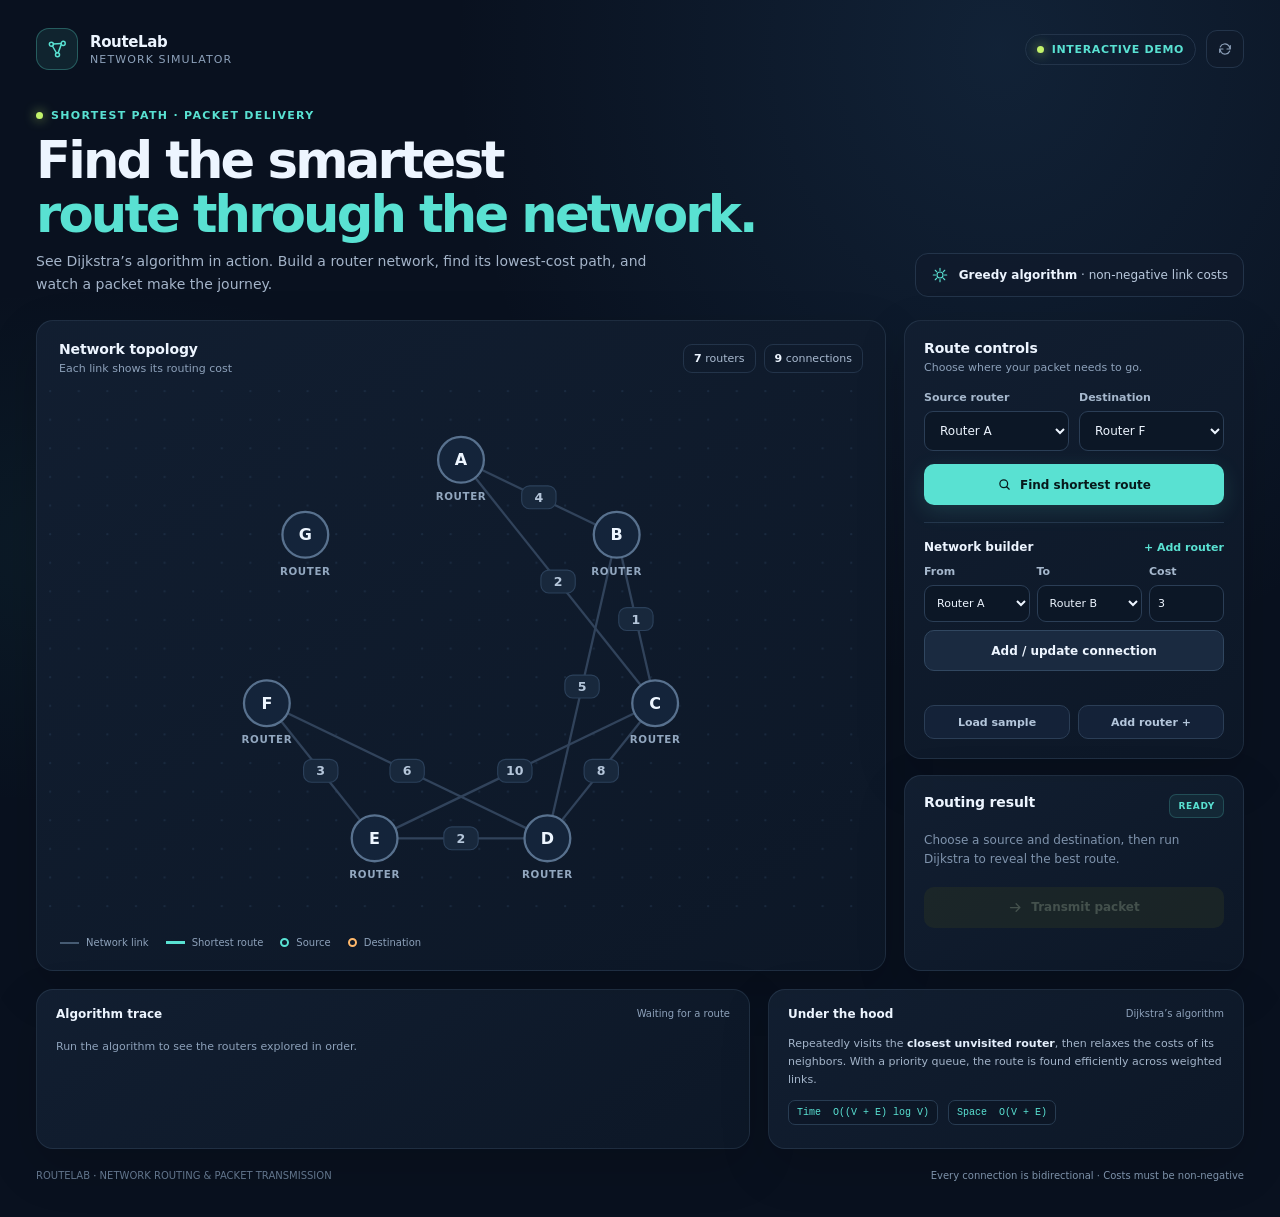
<file: index.html>
<!DOCTYPE html>
<html lang="en">
<head>
  <meta charset="UTF-8">
  <meta name="viewport" content="width=device-width, initial-scale=1.0">
  <meta name="theme-color" content="#09111f">
  <title>RouteLab — Network Routing Simulator</title>
  <style>
    :root {
      color-scheme: dark;
      --bg: #09111f;
      --panel: #101b2b;
      --panel-raised: #142237;
      --line: #23344a;
      --muted: #8da1ba;
      --text: #edf5ff;
      --cyan: #59e1d2;
      --blue: #70a7ff;
      --lime: #c3f36b;
      --orange: #ffb86b;
      --red: #ff7b89;
      font-family: Inter, ui-sans-serif, system-ui, -apple-system, BlinkMacSystemFont, "Segoe UI", sans-serif;
    }

    * { box-sizing: border-box; }

    body {
      margin: 0;
      min-width: 320px;
      min-height: 100vh;
      color: var(--text);
      background:
        radial-gradient(ellipse at 78% 4%, rgba(55, 111, 162, .18), transparent 34rem),
        radial-gradient(ellipse at 7% 45%, rgba(41, 146, 140, .08), transparent 29rem),
        var(--bg);
    }

    button, select, input { font: inherit; }
    button { color: inherit; }

    .app-shell { max-width: 1480px; margin: 0 auto; padding: 28px 36px 36px; }
    .topbar { display: flex; align-items: center; justify-content: space-between; gap: 20px; margin-bottom: 34px; }
    .brand { display: flex; align-items: center; gap: 12px; }
    .brand-mark {
      display: grid; place-items: center; width: 42px; height: 42px; border: 1px solid rgba(89,225,210,.3);
      border-radius: 13px; color: var(--cyan); background: rgba(89,225,210,.09);
    }
    .brand-name { font-size: 15px; font-weight: 750; letter-spacing: -.025em; }
    .brand-sub { margin-top: 2px; color: var(--muted); font-size: 11px; letter-spacing: .1em; text-transform: uppercase; }
    .topbar-right { display: flex; align-items: center; gap: 10px; }
    .live-pill, .eyebrow {
      display: inline-flex; align-items: center; gap: 8px; color: var(--cyan); font-size: 11px;
      font-weight: 700; letter-spacing: .12em; text-transform: uppercase;
    }
    .live-pill { padding: 8px 11px; border: 1px solid var(--line); border-radius: 999px; letter-spacing: .06em; }
    .live-dot { width: 7px; height: 7px; border-radius: 50%; background: var(--lime); box-shadow: 0 0 12px rgba(195,243,107,.8); }
    .icon-button {
      display: grid; place-items: center; width: 38px; height: 38px; border: 1px solid var(--line);
      border-radius: 11px; background: rgba(16,27,43,.76); color: var(--muted); cursor: pointer;
    }

    .hero { display: flex; justify-content: space-between; align-items: end; gap: 24px; margin-bottom: 23px; }
    .hero-copy { max-width: 720px; }
    .hero h1 { margin: 10px 0 8px; font-size: clamp(34px, 4vw, 52px); line-height: 1.06; letter-spacing: -.055em; }
    .hero h1 span { color: var(--cyan); }
    .hero p { max-width: 650px; margin: 0; color: #a4b4c9; font-size: 14px; line-height: 1.7; }
    .hero-chip { flex: 0 0 auto; display: flex; align-items: center; gap: 10px; padding: 12px 15px; border: 1px solid var(--line); border-radius: 13px; color: #b8c8dc; background: rgba(16,27,43,.7); font-size: 12px; }
    .hero-chip strong { color: var(--text); font-weight: 650; }

    .workspace { display: grid; grid-template-columns: minmax(0, 1fr) 340px; gap: 18px; align-items: stretch; }
    .card { border: 1px solid rgba(128,160,195,.14); border-radius: 17px; background: linear-gradient(145deg, rgba(18,31,49,.97), rgba(13,24,39,.97)); box-shadow: 0 18px 50px rgba(0,0,0,.16); }
    .graph-card { min-width: 0; overflow: hidden; }
    .card-heading { display: flex; align-items: center; justify-content: space-between; gap: 14px; padding: 20px 22px 15px; }
    .section-title { margin: 0; font-size: 14px; font-weight: 700; letter-spacing: -.01em; }
    .section-caption { margin-top: 5px; color: var(--muted); font-size: 11px; }
    .graph-heading-right { display: flex; align-items: center; gap: 8px; }
    .graph-stat { padding: 7px 10px; border: 1px solid var(--line); border-radius: 9px; color: #a9bad0; font-size: 11px; white-space: nowrap; }
    .graph-stat b { color: var(--text); font-weight: 700; }
    .graph-wrap { position: relative; padding: 0 12px; }
    #networkSvg { display: block; width: 100%; height: auto; min-height: 300px; overflow: visible; }
    .graph-grid { opacity: .42; }
    .edge { stroke: #31435b; stroke-width: 2; transition: stroke .25s, stroke-width .25s, opacity .25s; }
    .edge.route { stroke: var(--cyan); stroke-width: 4; filter: drop-shadow(0 0 5px rgba(89,225,210,.32)); }
    .edge.visited { stroke: #5c7690; stroke-width: 2.5; }
    .edge-label-bg { fill: #18283c; stroke: #2b405a; stroke-width: 1; }
    .edge-label { fill: #b5c6da; font-size: 11px; font-weight: 700; text-anchor: middle; dominant-baseline: central; }
    .node-halo { fill: none; stroke: transparent; stroke-width: 1; }
    .node-circle { fill: #14243a; stroke: #58718e; stroke-width: 2; transition: fill .2s, stroke .2s, r .2s; }
    .node.start .node-circle { fill: #123a3c; stroke: var(--cyan); }
    .node.destination .node-circle { fill: #392c1e; stroke: var(--orange); }
    .node.route-node .node-circle { fill: #123b3b; stroke: var(--cyan); stroke-width: 2.5; }
    .node.explored .node-circle { fill: #1b2a3c; stroke: #94aac3; }
    .node-label { fill: #eef6ff; font-size: 14px; font-weight: 800; text-anchor: middle; dominant-baseline: central; }
    .node-sub { fill: #92a7bf; font-size: 9px; font-weight: 650; letter-spacing: .06em; text-anchor: middle; }
    .packet-dot { fill: var(--lime); stroke: #f5ffd9; stroke-width: 2; filter: drop-shadow(0 0 7px rgba(195,243,107,.8)); }
    .graph-legend { display: flex; flex-wrap: wrap; align-items: center; gap: 17px; padding: 9px 23px 19px; color: var(--muted); font-size: 10px; }
    .legend-item { display: inline-flex; align-items: center; gap: 7px; }
    .legend-line { width: 19px; height: 2px; background: #465b73; }
    .legend-line.active { height: 3px; background: var(--cyan); }
    .legend-node { width: 9px; height: 9px; border: 2px solid var(--cyan); border-radius: 50%; }
    .legend-node.target { border-color: var(--orange); }

    .side-column { display: flex; flex-direction: column; gap: 16px; }
    .control-card { padding: 19px; }
    .control-card .section-title { margin-bottom: 4px; }
    .control-card .section-caption { margin-bottom: 17px; }
    .field-label { display: block; margin: 0 0 7px; color: #a6b8cd; font-size: 11px; font-weight: 650; }
    .field-row { display: grid; grid-template-columns: 1fr 1fr; gap: 10px; }
    .field { margin-bottom: 13px; }
    select, input {
      width: 100%; min-height: 40px; padding: 0 11px; border: 1px solid #2b3e56; border-radius: 9px;
      outline: none; color: var(--text); background: #0c1726; font-size: 12px;
    }
    select:focus, input:focus { border-color: rgba(89,225,210,.75); box-shadow: 0 0 0 3px rgba(89,225,210,.09); }
    select option { background: #0c1726; }
    .button {
      display: inline-flex; justify-content: center; align-items: center; gap: 8px; min-height: 41px; padding: 0 13px;
      border: 1px solid transparent; border-radius: 10px; font-size: 12px; font-weight: 750; cursor: pointer;
      transition: transform .15s, filter .15s, background .15s;
    }
    .button:hover { filter: brightness(1.08); transform: translateY(-1px); }
    .button:active { transform: translateY(0); }
    .button:disabled { cursor: not-allowed; opacity: .45; transform: none; }
    .button-primary { width: 100%; color: #07191b; background: var(--cyan); box-shadow: 0 6px 22px rgba(89,225,210,.14); }
    .button-secondary { width: 100%; color: var(--text); border-color: #314760; background: #1a2a40; }
    .button-small { min-height: 34px; padding: 0 10px; color: #b4c6db; border-color: #2b3e56; background: #142238; font-size: 11px; }
    .button-row { display: flex; gap: 8px; margin-top: 10px; }
    .button-row .button { flex: 1; }
    .divider { height: 1px; margin: 17px 0; background: var(--line); }
    .subhead { display: flex; align-items: center; justify-content: space-between; margin-bottom: 11px; }
    .subhead strong { font-size: 12px; }
    .text-button { padding: 0; border: 0; color: var(--cyan); background: none; font-size: 11px; font-weight: 700; cursor: pointer; }
    .edge-form { display: grid; grid-template-columns: 1fr 1fr 75px; gap: 7px; }
    .edge-form select, .edge-form input { min-height: 37px; padding: 0 8px; font-size: 11px; }
    .add-edge-button { width: 100%; margin-top: 8px; }
    .error-message { min-height: 16px; margin-top: 8px; color: var(--red); font-size: 11px; line-height: 1.4; }

    .result-card { padding: 18px 19px; }
    .result-top { display: flex; justify-content: space-between; align-items: start; gap: 8px; }
    .result-placeholder { margin: 13px 0 2px; color: #7f93ac; font-size: 12px; line-height: 1.6; }
    .result-content[hidden], .result-placeholder[hidden] { display: none; }
    .result-label { color: var(--muted); font-size: 10px; font-weight: 700; letter-spacing: .1em; text-transform: uppercase; }
    .cost-number { margin-top: 5px; font-size: 31px; font-weight: 800; letter-spacing: -.05em; }
    .cost-number small { margin-left: 5px; color: var(--muted); font-size: 11px; font-weight: 600; letter-spacing: 0; }
    .status-badge { padding: 6px 8px; border: 1px solid rgba(89,225,210,.2); border-radius: 7px; color: var(--cyan); background: rgba(89,225,210,.07); font-size: 9px; font-weight: 750; letter-spacing: .07em; text-transform: uppercase; white-space: nowrap; }
    .route-line { margin: 12px 0 15px; padding: 10px; border: 1px solid #283c52; border-radius: 9px; color: #e4f1ff; background: rgba(8,17,29,.45); font-size: 12px; font-weight: 700; line-height: 1.6; overflow-wrap: anywhere; }
    .result-meta { display: flex; justify-content: space-between; color: var(--muted); font-size: 10px; }
    .result-meta b { color: #d8e6f5; }
    .transmit-button { width: 100%; margin-top: 15px; color: #162009; background: var(--lime); }
    .transmit-button:disabled { color: #859477; background: #293324; }
    .delivery-message { min-height: 15px; margin-top: 9px; color: var(--lime); font-size: 10px; text-align: center; }

    .bottom-grid { display: grid; grid-template-columns: minmax(0, 1.5fr) minmax(270px, 1fr); gap: 18px; margin-top: 18px; }
    .bottom-card { min-height: 160px; padding: 17px 19px; }
    .bottom-title-row { display: flex; align-items: center; justify-content: space-between; gap: 10px; margin-bottom: 14px; }
    .bottom-title-row h2 { margin: 0; font-size: 12px; }
    .mini-tag { color: var(--muted); font-size: 10px; }
    .timeline { display: flex; align-items: center; gap: 0; overflow-x: auto; padding: 5px 0 8px; }
    .timeline-empty { color: var(--muted); font-size: 11px; }
    .timeline-step { display: flex; align-items: center; flex: 0 0 auto; }
    .step-node { display: grid; place-items: center; width: 33px; height: 33px; border: 1px solid #314760; border-radius: 50%; color: #b8cadf; background: #142238; font-size: 11px; font-weight: 750; }
    .step-node.route-step { border-color: rgba(89,225,210,.6); color: var(--cyan); background: rgba(89,225,210,.1); }
    .step-info { margin: 0 8px; white-space: nowrap; }
    .step-info strong { display: block; font-size: 10px; }
    .step-info span { color: var(--muted); font-size: 9px; }
    .step-connector { width: clamp(14px, 3vw, 43px); height: 1px; background: #34485f; }
    .algorithm-copy { color: #a3b4c9; font-size: 11px; line-height: 1.65; }
    .algorithm-copy strong { color: #e4effc; font-weight: 650; }
    .complexity { display: inline-flex; gap: 10px; margin-top: 11px; }
    .complexity span { padding: 6px 8px; border: 1px solid #283c52; border-radius: 7px; color: var(--cyan); background: rgba(8,17,29,.38); font-family: ui-monospace, SFMono-Regular, Consolas, monospace; font-size: 10px; }
    .footer { display: flex; align-items: center; justify-content: space-between; gap: 12px; margin-top: 21px; color: #62758c; font-size: 10px; }
    .footer span:last-child { color: #7d91a9; }

    @media (max-width: 980px) {
      .app-shell { padding: 22px 20px 28px; }
      .workspace { grid-template-columns: minmax(0, 1fr) 310px; gap: 13px; }
      .bottom-grid { gap: 13px; }
      .graph-heading-right .graph-stat:last-child { display: none; }
    }
    @media (max-width: 760px) {
      .app-shell { padding: 16px 14px 24px; }
      .topbar { margin-bottom: 24px; }
      .hero { align-items: start; flex-direction: column; margin-bottom: 18px; }
      .hero-chip { display: none; }
      .workspace { grid-template-columns: 1fr; }
      .side-column { display: grid; grid-template-columns: 1fr 1fr; align-items: start; }
      .result-card, .control-card { height: 100%; }
      .bottom-grid { grid-template-columns: 1fr; }
      .graph-heading-right .graph-stat:last-child { display: block; }
    }
    @media (max-width: 520px) {
      .side-column { grid-template-columns: 1fr; }
      .result-card { min-height: 215px; }
      .graph-heading-right .graph-stat { display: none; }
      .card-heading { padding: 17px 16px 12px; }
      .graph-wrap { padding: 0 3px; }
      #networkSvg { min-height: 240px; }
      .graph-legend { padding: 7px 17px 16px; gap: 12px; }
      .footer { align-items: start; flex-direction: column; }
      .live-pill { font-size: 9px; }
    }
    @media (prefers-reduced-motion: reduce) {
      *, *::before, *::after { scroll-behavior: auto !important; transition-duration: .01ms !important; animation-duration: .01ms !important; }
    }
  </style>
</head>
<body>
  <main class="app-shell">
    <header class="topbar">
      <div class="brand">
        <div class="brand-mark" aria-hidden="true">
          <svg width="21" height="21" viewBox="0 0 24 24" fill="none">
            <circle cx="5" cy="6" r="2.3" stroke="currentColor" stroke-width="1.7"/>
            <circle cx="18.5" cy="5" r="2.3" stroke="currentColor" stroke-width="1.7"/>
            <circle cx="12" cy="18" r="2.3" stroke="currentColor" stroke-width="1.7"/>
            <path d="m7.2 5.8 9-.6M6.2 8l4.6 8m5.2-9-3.2 8.8" stroke="currentColor" stroke-width="1.7" stroke-linecap="round"/>
          </svg>
        </div>
        <div><div class="brand-name">RouteLab</div><div class="brand-sub">Network simulator</div></div>
      </div>
      <div class="topbar-right">
        <div class="live-pill"><span class="live-dot"></span> Interactive demo</div>
        <button class="icon-button" id="resetButton" type="button" aria-label="Reset demo network" title="Reset demo network">
          <svg width="16" height="16" viewBox="0 0 24 24" fill="none" aria-hidden="true">
            <path d="M20 7v5h-5M4.9 9a7.5 7.5 0 0 1 12.7-2L20 12M4 17v-5h5m10.1 3a7.5 7.5 0 0 1-12.7 2L4 12" stroke="currentColor" stroke-width="1.7" stroke-linecap="round" stroke-linejoin="round"/>
          </svg>
        </button>
      </div>
    </header>

    <section class="hero">
      <div class="hero-copy">
        <div class="eyebrow"><span class="live-dot"></span> Shortest path · packet delivery</div>
        <h1>Find the smartest<br><span>route through the network.</span></h1>
        <p>See Dijkstra’s algorithm in action. Build a router network, find its lowest-cost path, and watch a packet make the journey.</p>
      </div>
      <div class="hero-chip">
        <svg width="18" height="18" viewBox="0 0 24 24" fill="none" aria-hidden="true">
          <path d="M12 3v3m0 12v3M3 12h3m12 0h3M5.64 5.64l2.12 2.12m8.48 8.48 2.12 2.12m0-12.72-2.12 2.12m-8.48 8.48-2.12 2.12" stroke="#59e1d2" stroke-width="1.5" stroke-linecap="round"/>
          <circle cx="12" cy="12" r="4" stroke="#59e1d2" stroke-width="1.5"/>
        </svg>
        <span><strong>Greedy algorithm</strong> · non-negative link costs</span>
      </div>
    </section>

    <section class="workspace" aria-label="Network routing simulator">
      <section class="card graph-card" aria-labelledby="graphTitle">
        <div class="card-heading">
          <div>
            <h2 class="section-title" id="graphTitle">Network topology</h2>
            <div class="section-caption">Each link shows its routing cost</div>
          </div>
          <div class="graph-heading-right">
            <div class="graph-stat"><b id="routerCount">7</b> routers</div>
            <div class="graph-stat"><b id="connectionCount">9</b> connections</div>
          </div>
        </div>
        <div class="graph-wrap">
          <svg id="networkSvg" viewBox="0 0 720 470" role="img" aria-label="Network graph showing routers and connection costs">
            <defs>
              <pattern id="dotGrid" width="25" height="25" patternUnits="userSpaceOnUse">
                <circle cx="1" cy="1" r="1" fill="#29405b"/>
              </pattern>
            </defs>
            <rect class="graph-grid" x="0" y="0" width="720" height="470" fill="url(#dotGrid)"/>
            <g id="edgeLayer"></g>
            <g id="nodeLayer"></g>
            <circle id="packetDot" class="packet-dot" r="7" visibility="hidden"/>
          </svg>
        </div>
        <div class="graph-legend">
          <span class="legend-item"><span class="legend-line"></span> Network link</span>
          <span class="legend-item"><span class="legend-line active"></span> Shortest route</span>
          <span class="legend-item"><span class="legend-node"></span> Source</span>
          <span class="legend-item"><span class="legend-node target"></span> Destination</span>
        </div>
      </section>

      <aside class="side-column">
        <section class="card control-card" aria-labelledby="controlsTitle">
          <h2 class="section-title" id="controlsTitle">Route controls</h2>
          <div class="section-caption">Choose where your packet needs to go.</div>
          <div class="field-row">
            <div class="field">
              <label class="field-label" for="sourceSelect">Source router</label>
              <select id="sourceSelect"></select>
            </div>
            <div class="field">
              <label class="field-label" for="destinationSelect">Destination</label>
              <select id="destinationSelect"></select>
            </div>
          </div>
          <button class="button button-primary" id="findRouteButton" type="button">
            <svg width="15" height="15" viewBox="0 0 24 24" fill="none" aria-hidden="true"><circle cx="10.8" cy="10.8" r="6.2" stroke="currentColor" stroke-width="2"/><path d="m15.5 15.5 4 4" stroke="currentColor" stroke-width="2" stroke-linecap="round"/></svg>
            Find shortest route
          </button>
          <div class="divider"></div>
          <div class="subhead">
            <strong>Network builder</strong>
            <button class="text-button" id="addRouterButton" type="button">+ Add router</button>
          </div>
          <div class="edge-form">
            <div><label class="field-label" for="edgeFrom">From</label><select id="edgeFrom"></select></div>
            <div><label class="field-label" for="edgeTo">To</label><select id="edgeTo"></select></div>
            <div><label class="field-label" for="edgeCost">Cost</label><input id="edgeCost" type="number" min="0" step="1" value="3" inputmode="numeric" aria-label="Connection cost"></div>
          </div>
          <button class="button button-secondary add-edge-button" id="addEdgeButton" type="button">Add / update connection</button>
          <div class="error-message" id="formMessage" role="status" aria-live="polite"></div>
          <div class="button-row">
            <button class="button button-small" id="sampleButton" type="button">Load sample</button>
            <button class="button button-small" id="addRouterSecondary" type="button">Add router +</button>
          </div>
        </section>

        <section class="card result-card" aria-labelledby="resultTitle">
          <div class="result-top">
            <h2 class="section-title" id="resultTitle">Routing result</h2>
            <span class="status-badge" id="resultBadge">Ready</span>
          </div>
          <div class="result-placeholder" id="resultPlaceholder">Choose a source and destination, then run Dijkstra to reveal the best route.</div>
          <div class="result-content" id="resultContent" hidden>
            <div class="result-label">Minimum routing cost</div>
            <div class="cost-number"><span id="resultCost">0</span><small>cost units</small></div>
            <div class="route-line" id="routeText"></div>
            <div class="result-meta"><span>Hops <b id="hopCount">0</b></span><span>Routers explored <b id="exploredCount">0</b></span></div>
          </div>
          <button class="button transmit-button" id="transmitButton" type="button" disabled>
            <svg width="15" height="15" viewBox="0 0 24 24" fill="none" aria-hidden="true"><path d="M4 12h15m-6-6 6 6-6 6" stroke="currentColor" stroke-width="2" stroke-linecap="round" stroke-linejoin="round"/></svg>
            Transmit packet
          </button>
          <div class="delivery-message" id="deliveryMessage" aria-live="polite"></div>
        </section>
      </aside>
    </section>

    <section class="bottom-grid">
      <section class="card bottom-card" aria-labelledby="traceTitle">
        <div class="bottom-title-row">
          <h2 id="traceTitle">Algorithm trace</h2>
          <span class="mini-tag" id="traceCaption">Waiting for a route</span>
        </div>
        <div class="timeline" id="timeline"><div class="timeline-empty">Run the algorithm to see the routers explored in order.</div></div>
      </section>
      <section class="card bottom-card" aria-labelledby="aboutTitle">
        <div class="bottom-title-row"><h2 id="aboutTitle">Under the hood</h2><span class="mini-tag">Dijkstra’s algorithm</span></div>
        <div class="algorithm-copy">Repeatedly visits the <strong>closest unvisited router</strong>, then relaxes the costs of its neighbors. With a priority queue, the route is found efficiently across weighted links.</div>
        <div class="complexity"><span>Time&nbsp; O((V + E) log V)</span><span>Space&nbsp; O(V + E)</span></div>
      </section>
    </section>

    <footer class="footer">
      <span>ROUTELAB <span aria-hidden="true">·</span> NETWORK ROUTING &amp; PACKET TRANSMISSION</span>
      <span>Every connection is bidirectional · Costs must be non-negative</span>
    </footer>
  </main>

  <script>
    (() => {
      "use strict";

      const svgNS = "http://www.w3.org/2000/svg";
      const sampleEdges = [
        ["A", "B", 4], ["A", "C", 2], ["B", "C", 1], ["B", "D", 5],
        ["C", "D", 8], ["C", "E", 10], ["D", "E", 2], ["D", "F", 6], ["E", "F", 3]
      ];
      let routers = [];
      let edges = [];
      let lastResult = null;
      let animationToken = 0;

      const byId = (id) => document.getElementById(id);
      const sourceSelect = byId("sourceSelect");
      const destinationSelect = byId("destinationSelect");
      const edgeFrom = byId("edgeFrom");
      const edgeTo = byId("edgeTo");
      const svg = byId("networkSvg");
      const edgeLayer = byId("edgeLayer");
      const nodeLayer = byId("nodeLayer");

      function makeSvgElement(name, attributes) {
        const element = document.createElementNS(svgNS, name);
        for (const [key, value] of Object.entries(attributes)) element.setAttribute(key, String(value));
        return element;
      }

      function edgeKey(a, b) {
        return a < b ? `${a}-${b}` : `${b}-${a}`;
      }

      class MinPriorityQueue {
        constructor() {
          this.items = [];
        }

        push(item) {
          let index = this.items.length;
          this.items.push(item);
          while (index > 0) {
            const parent = Math.floor((index - 1) / 2);
            if (this.items[parent].distance <= item.distance) break;
            this.items[index] = this.items[parent];
            index = parent;
          }
          this.items[index] = item;
        }

        pop() {
          if (this.items.length === 0) return null;
          const minimum = this.items[0];
          const last = this.items.pop();
          if (this.items.length > 0) {
            let index = 0;
            while (true) {
              const left = index * 2 + 1;
              const right = left + 1;
              if (left >= this.items.length) break;
              const child = right < this.items.length && this.items[right].distance < this.items[left].distance
                ? right
                : left;
              if (last.distance <= this.items[child].distance) break;
              this.items[index] = this.items[child];
              index = child;
            }
            this.items[index] = last;
          }
          return minimum;
        }
      }

      function positionsFor(count) {
        const centerX = 360;
        const centerY = 235;
        const radius = count <= 3 ? 110 : count <= 8 ? 174 : count <= 14 ? 187 : 196;
        const startAngle = -Math.PI / 2;
        return routers.map((router, index) => ({
          router,
          x: centerX + Math.cos(startAngle + 2 * Math.PI * index / count) * radius,
          y: centerY + Math.sin(startAngle + 2 * Math.PI * index / count) * radius
        }));
      }

      function renderGraph(explored = [], route = []) {
        edgeLayer.replaceChildren();
        nodeLayer.replaceChildren();
        const positions = positionsFor(routers.length);
        const positionByName = new Map(positions.map((position) => [position.router, position]));
        const exploredEdges = new Set();
        for (let index = 1; index < explored.length; index++) {
          exploredEdges.add(edgeKey(explored[index - 1], explored[index]));
        }
        const routeEdges = new Set();
        for (let index = 1; index < route.length; index++) routeEdges.add(edgeKey(route[index - 1], route[index]));

        for (const edge of edges) {
          const from = positionByName.get(edge.a);
          const to = positionByName.get(edge.b);
          if (!from || !to) continue;
          const key = edgeKey(edge.a, edge.b);
          const line = makeSvgElement("line", {
            x1: from.x, y1: from.y, x2: to.x, y2: to.y,
            class: `edge${exploredEdges.has(key) ? " visited" : ""}${routeEdges.has(key) ? " route" : ""}`
          });
          edgeLayer.appendChild(line);
          const midX = (from.x + to.x) / 2;
          const midY = (from.y + to.y) / 2;
          const labelBg = makeSvgElement("rect", { x: midX - 15, y: midY - 10, width: 30, height: 20, rx: 7, class: "edge-label-bg" });
          const label = makeSvgElement("text", { x: midX, y: midY, class: "edge-label" });
          label.textContent = String(edge.cost);
          edgeLayer.append(labelBg, label);
        }

        for (const position of positions) {
          const router = position.router;
          const group = makeSvgElement("g", {
            class: `node${lastResult && router === lastResult.source ? " start" : ""}${lastResult && router === lastResult.destination ? " destination" : ""}${route.includes(router) ? " route-node" : ""}${explored.includes(router) ? " explored" : ""}`
          });
          group.appendChild(makeSvgElement("circle", { cx: position.x, cy: position.y, r: 26, class: "node-halo" }));
          group.appendChild(makeSvgElement("circle", { cx: position.x, cy: position.y, r: 20, class: "node-circle" }));
          const label = makeSvgElement("text", { x: position.x, y: position.y, class: "node-label" });
          label.textContent = router;
          group.appendChild(label);
          const caption = makeSvgElement("text", { x: position.x, y: position.y + 35, class: "node-sub" });
          caption.textContent = "ROUTER";
          group.appendChild(caption);
          nodeLayer.appendChild(group);
        }
      }

      function refreshSelect(select, selectedValue) {
        const previous = selectedValue || select.value;
        select.replaceChildren();
        for (const router of routers) {
          const option = document.createElement("option");
          option.value = router;
          option.textContent = `Router ${router}`;
          select.appendChild(option);
        }
        if (routers.includes(previous)) select.value = previous;
      }

      function refreshControls() {
        const previousSource = sourceSelect.value || "A";
        const previousDestination = destinationSelect.value || "F";
        const previousEdgeFrom = edgeFrom.value || "A";
        const previousEdgeTo = edgeTo.value || "B";
        refreshSelect(sourceSelect, previousSource);
        refreshSelect(destinationSelect, previousDestination);
        refreshSelect(edgeFrom, previousEdgeFrom);
        refreshSelect(edgeTo, previousEdgeTo);
        byId("routerCount").textContent = String(routers.length);
        byId("connectionCount").textContent = String(edges.length);
        byId("addRouterButton").disabled = routers.length >= 26;
        byId("addRouterSecondary").disabled = routers.length >= 26;
        byId("addRouterButton").style.opacity = routers.length >= 26 ? ".45" : "";
        byId("addRouterSecondary").style.opacity = routers.length >= 26 ? ".45" : "";
      }

      function clearResult() {
        animationToken++;
        lastResult = null;
        byId("packetDot").setAttribute("visibility", "hidden");
        byId("resultPlaceholder").hidden = false;
        byId("resultContent").hidden = true;
        byId("resultBadge").textContent = "Ready";
        byId("transmitButton").disabled = true;
        byId("deliveryMessage").textContent = "";
        byId("timeline").innerHTML = '<div class="timeline-empty">Run the algorithm to see the routers explored in order.</div>';
        byId("traceCaption").textContent = "Waiting for a route";
        renderGraph();
      }

      function runDijkstra(source, destination) {
        const distances = new Map(routers.map((router) => [router, Infinity]));
        const previous = new Map(routers.map((router) => [router, null]));
        const visited = new Set();
        const exploration = [];
        const adjacency = new Map(routers.map((router) => [router, []]));
        const queue = new MinPriorityQueue();
        for (const edge of edges) {
          adjacency.get(edge.a).push({ router: edge.b, cost: edge.cost });
          adjacency.get(edge.b).push({ router: edge.a, cost: edge.cost });
        }
        distances.set(source, 0);
        queue.push({ router: source, distance: 0 });

        while (queue.items.length > 0) {
          const next = queue.pop();
          if (next === null || visited.has(next.router) || next.distance !== distances.get(next.router)) continue;
          const current = next.router;
          visited.add(current);
          exploration.push(current);
          if (current === destination) break;

          for (const { router: neighbor, cost } of adjacency.get(current)) {
            if (visited.has(neighbor)) continue;
            const alternative = distances.get(current) + cost;
            if (alternative < distances.get(neighbor)) {
              distances.set(neighbor, alternative);
              previous.set(neighbor, current);
              queue.push({ router: neighbor, distance: alternative });
            }
          }
        }

        const cost = distances.get(destination);
        if (!Number.isFinite(cost)) return { reachable: false, source, destination, exploration };
        const route = [];
        for (let current = destination; current !== null; current = previous.get(current)) route.push(current);
        route.reverse();
        return { reachable: true, source, destination, cost, route, exploration };
      }

      function renderTrace(result) {
        const timeline = byId("timeline");
        timeline.replaceChildren();
        for (const [index, router] of result.exploration.entries()) {
          const step = document.createElement("div");
          step.className = "timeline-step";
          const circle = document.createElement("div");
          circle.className = `step-node${result.route.includes(router) ? " route-step" : ""}`;
          circle.textContent = router;
          const info = document.createElement("div");
          info.className = "step-info";
          const heading = document.createElement("strong");
          heading.textContent = `Visit ${router}`;
          const detail = document.createElement("span");
          const distance = result.reachable
            ? result.route.slice(0, result.route.indexOf(router) + 1).reduce((total, item, itemIndex, items) => {
                if (itemIndex === 0) return 0;
                const prior = items[itemIndex - 1];
                const link = edges.find((edge) => edgeKey(edge.a, edge.b) === edgeKey(prior, item));
                return total + (link ? link.cost : 0);
              }, 0)
            : "—";
          detail.textContent = result.route.includes(router) ? `Cost from source: ${distance}` : "Explored";
          info.append(heading, detail);
          step.append(circle, info);
          timeline.appendChild(step);
          if (index < result.exploration.length - 1) {
            const connector = document.createElement("div");
            connector.className = "step-connector";
            timeline.appendChild(connector);
          }
        }
        byId("traceCaption").textContent = `${result.exploration.length} router${result.exploration.length === 1 ? "" : "s"} settled`;
      }

      function showResult(result) {
        lastResult = result;
        byId("resultPlaceholder").hidden = true;
        byId("resultContent").hidden = false;
        byId("deliveryMessage").textContent = "";
        byId("packetDot").setAttribute("visibility", "hidden");
        if (!result.reachable) {
          byId("resultBadge").textContent = "No route";
          byId("resultCost").textContent = "—";
          byId("routeText").textContent = `No route available from ${result.source} to ${result.destination}.`;
          byId("hopCount").textContent = "—";
          byId("exploredCount").textContent = String(result.exploration.length);
          byId("transmitButton").disabled = true;
          byId("timeline").innerHTML = '<div class="timeline-empty">The destination cannot be reached from this source.</div>';
          byId("traceCaption").textContent = "Destination unreachable";
          renderGraph(result.exploration);
          return;
        }
        byId("resultBadge").textContent = "Route found";
        byId("resultCost").textContent = String(result.cost);
        byId("routeText").textContent = result.route.join("  →  ");
        byId("hopCount").textContent = String(result.route.length - 1);
        byId("exploredCount").textContent = String(result.exploration.length);
        byId("transmitButton").disabled = false;
        renderTrace(result);
        renderGraph(result.exploration, result.route);
      }

      function transmitPacket() {
        if (!lastResult || !lastResult.reachable) return;
        const token = ++animationToken;
        const result = lastResult;
        const positions = new Map(positionsFor(routers.length).map((position) => [position.router, position]));
        const packet = byId("packetDot");
        const button = byId("transmitButton");
        const message = byId("deliveryMessage");
        button.disabled = true;
        byId("resultBadge").textContent = "Transmitting";
        message.textContent = `Packet dispatched from router ${result.source}…`;
        const route = result.route;
        const stepDuration = window.matchMedia("(prefers-reduced-motion: reduce)").matches ? 120 : 520;
        let index = 0;

        function moveToNext() {
          if (token !== animationToken) return;
          const position = positions.get(route[index]);
          packet.setAttribute("cx", position.x);
          packet.setAttribute("cy", position.y);
          packet.setAttribute("visibility", "visible");
          if (index === route.length - 1) {
            byId("resultBadge").textContent = "Delivered";
            message.textContent = `Packet delivered successfully to router ${result.destination}.`;
            button.disabled = false;
            return;
          }
          index++;
          message.textContent = `Packet reached router ${route[index - 1]} · forwarding to ${route[index]}…`;
          window.setTimeout(moveToNext, stepDuration);
        }
        moveToNext();
      }

      function addRouter() {
        if (routers.length >= 26) return;
        const next = String.fromCharCode(65 + routers.length);
        routers.push(next);
        byId("formMessage").textContent = `Router ${next} added. Connect it to the network to include it in a route.`;
        refreshControls();
        clearResult();
      }

      function loadSample() {
        animationToken++;
        routers = ["A", "B", "C", "D", "E", "F", "G"];
        edges = sampleEdges.map(([a, b, cost]) => ({ a, b, cost }));
        sourceSelect.value = "A";
        destinationSelect.value = "F";
        byId("formMessage").textContent = "";
        byId("edgeCost").value = "3";
        refreshControls();
        sourceSelect.value = "A";
        destinationSelect.value = "F";
        edgeFrom.value = "A";
        edgeTo.value = "B";
        clearResult();
      }

      byId("findRouteButton").addEventListener("click", () => {
        const source = sourceSelect.value;
        const destination = destinationSelect.value;
        if (!source || !destination) return;
        byId("formMessage").textContent = "";
        showResult(runDijkstra(source, destination));
      });

      byId("addEdgeButton").addEventListener("click", () => {
        const a = edgeFrom.value;
        const b = edgeTo.value;
        const rawCost = byId("edgeCost").value;
        const cost = Number(rawCost);
        const message = byId("formMessage");
        if (!a || !b || a === b) {
          message.textContent = "Choose two different routers for a connection.";
          return;
        }
        if (rawCost.trim() === "" || !Number.isSafeInteger(cost) || cost < 0) {
          message.textContent = "Enter a whole-number cost of zero or more.";
          return;
        }
        const existing = edges.find((edge) => edgeKey(edge.a, edge.b) === edgeKey(a, b));
        if (existing) {
          existing.cost = cost;
          message.textContent = `Connection ${a}–${b} updated to cost ${cost}.`;
        } else {
          edges.push({ a, b, cost });
          message.textContent = `Connection ${a}–${b} added with cost ${cost}.`;
        }
        refreshControls();
        clearResult();
      });

      byId("addRouterButton").addEventListener("click", addRouter);
      byId("addRouterSecondary").addEventListener("click", addRouter);
      byId("sampleButton").addEventListener("click", loadSample);
      byId("resetButton").addEventListener("click", loadSample);
      byId("transmitButton").addEventListener("click", transmitPacket);
      sourceSelect.addEventListener("change", clearResult);
      destinationSelect.addEventListener("change", clearResult);

      loadSample();
    })();
  </script>
</body>
</html>
</file>
